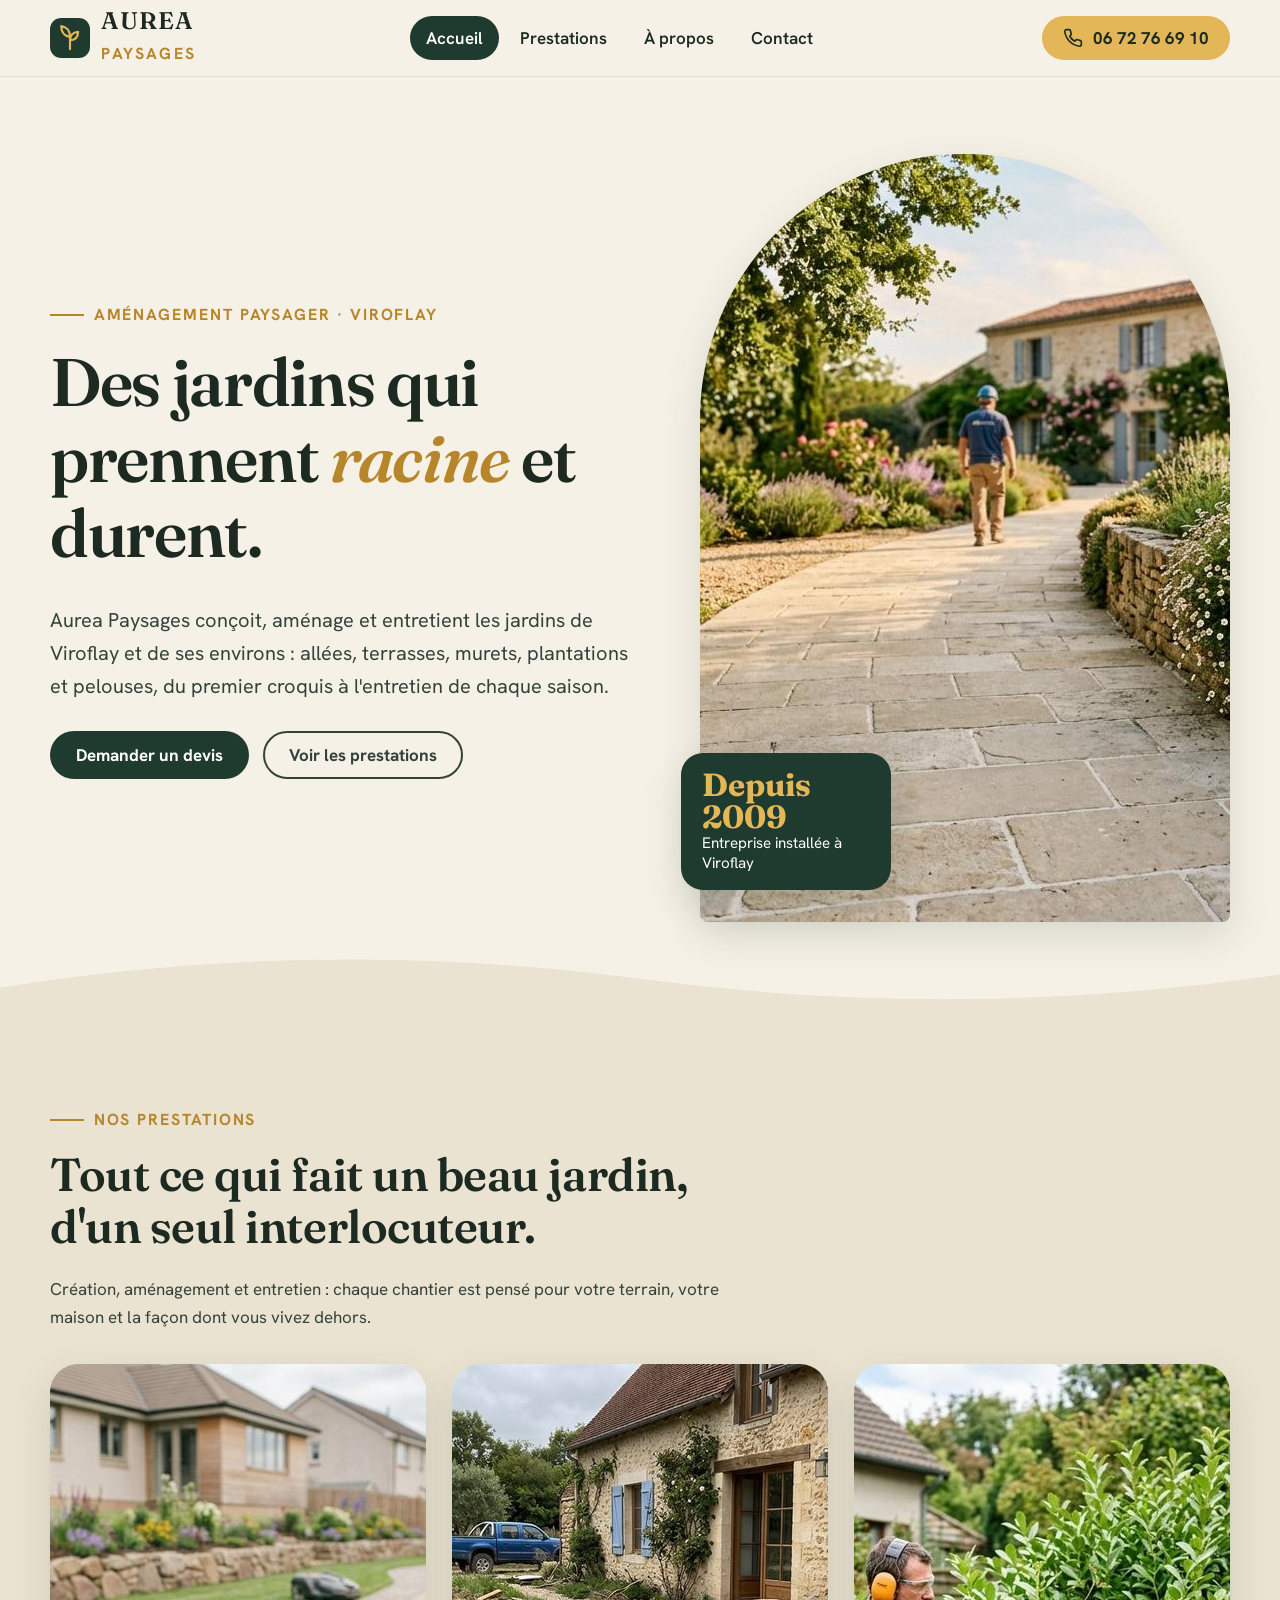
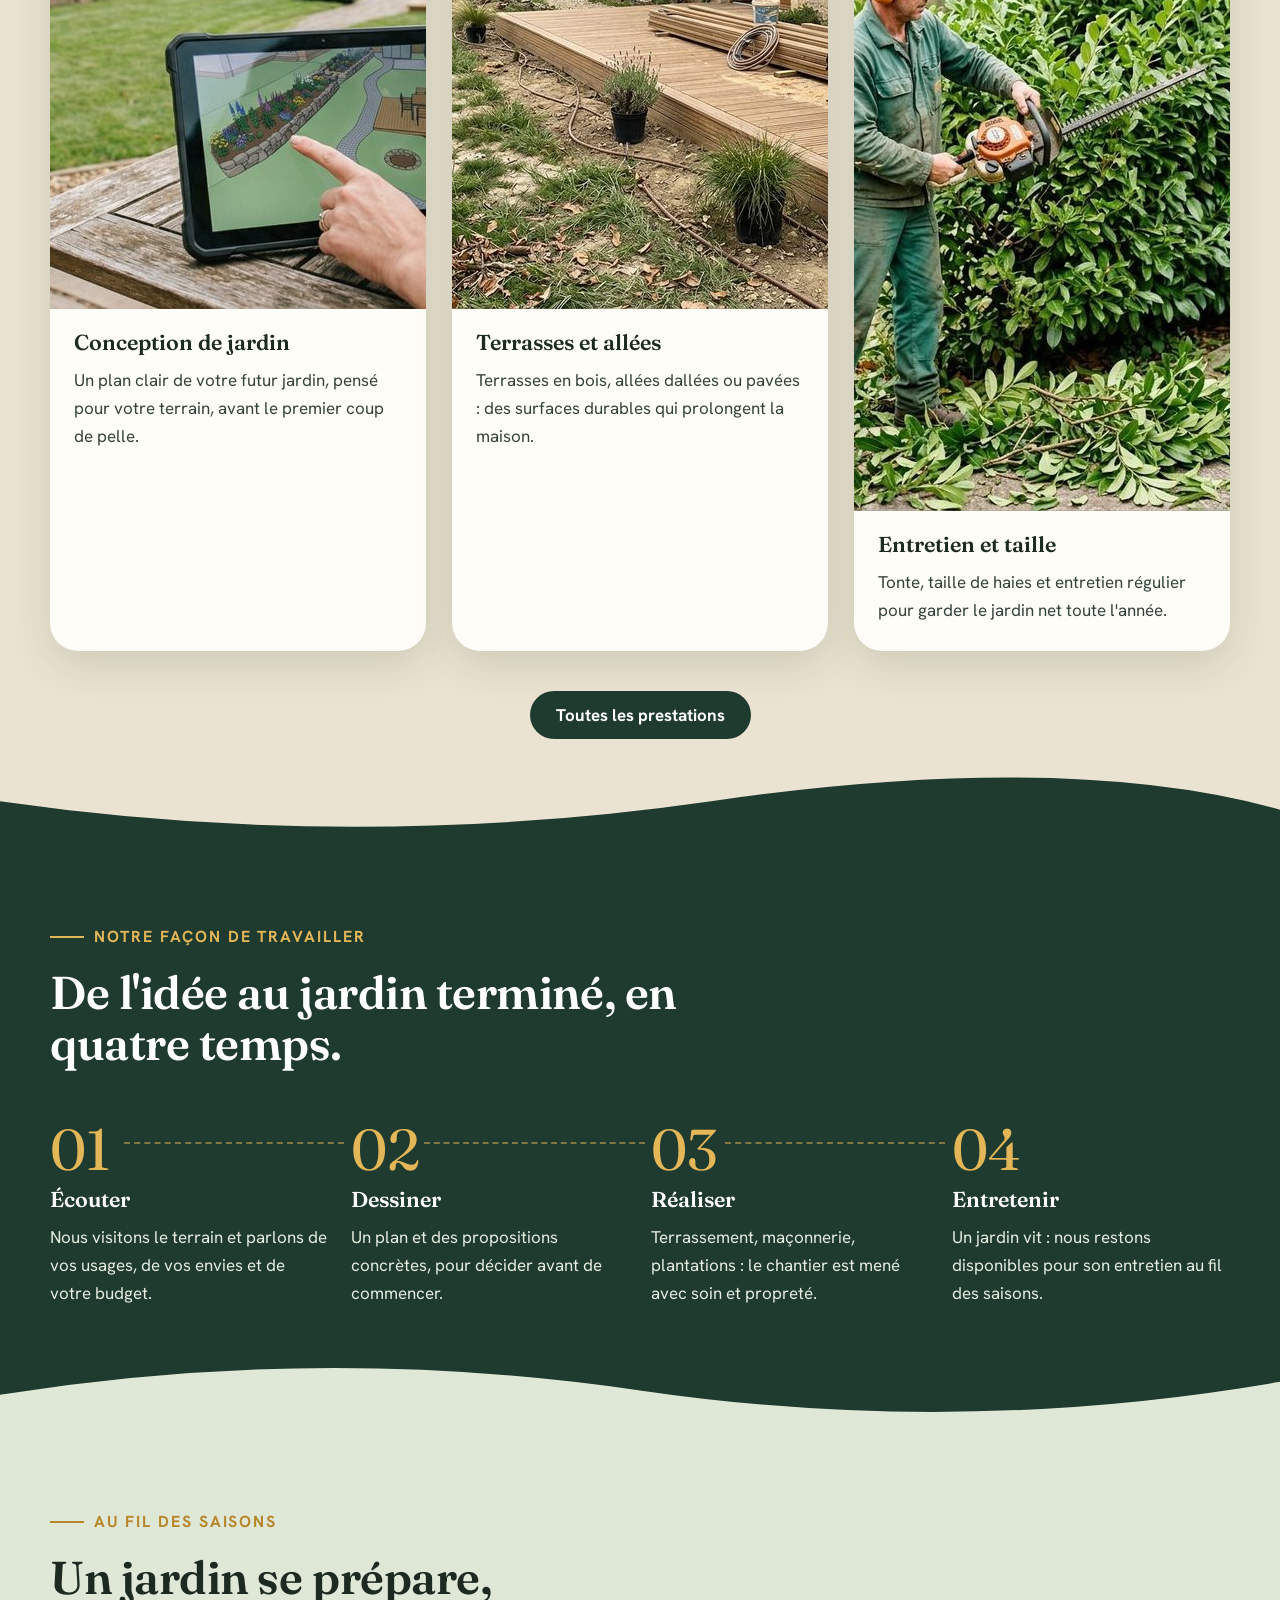
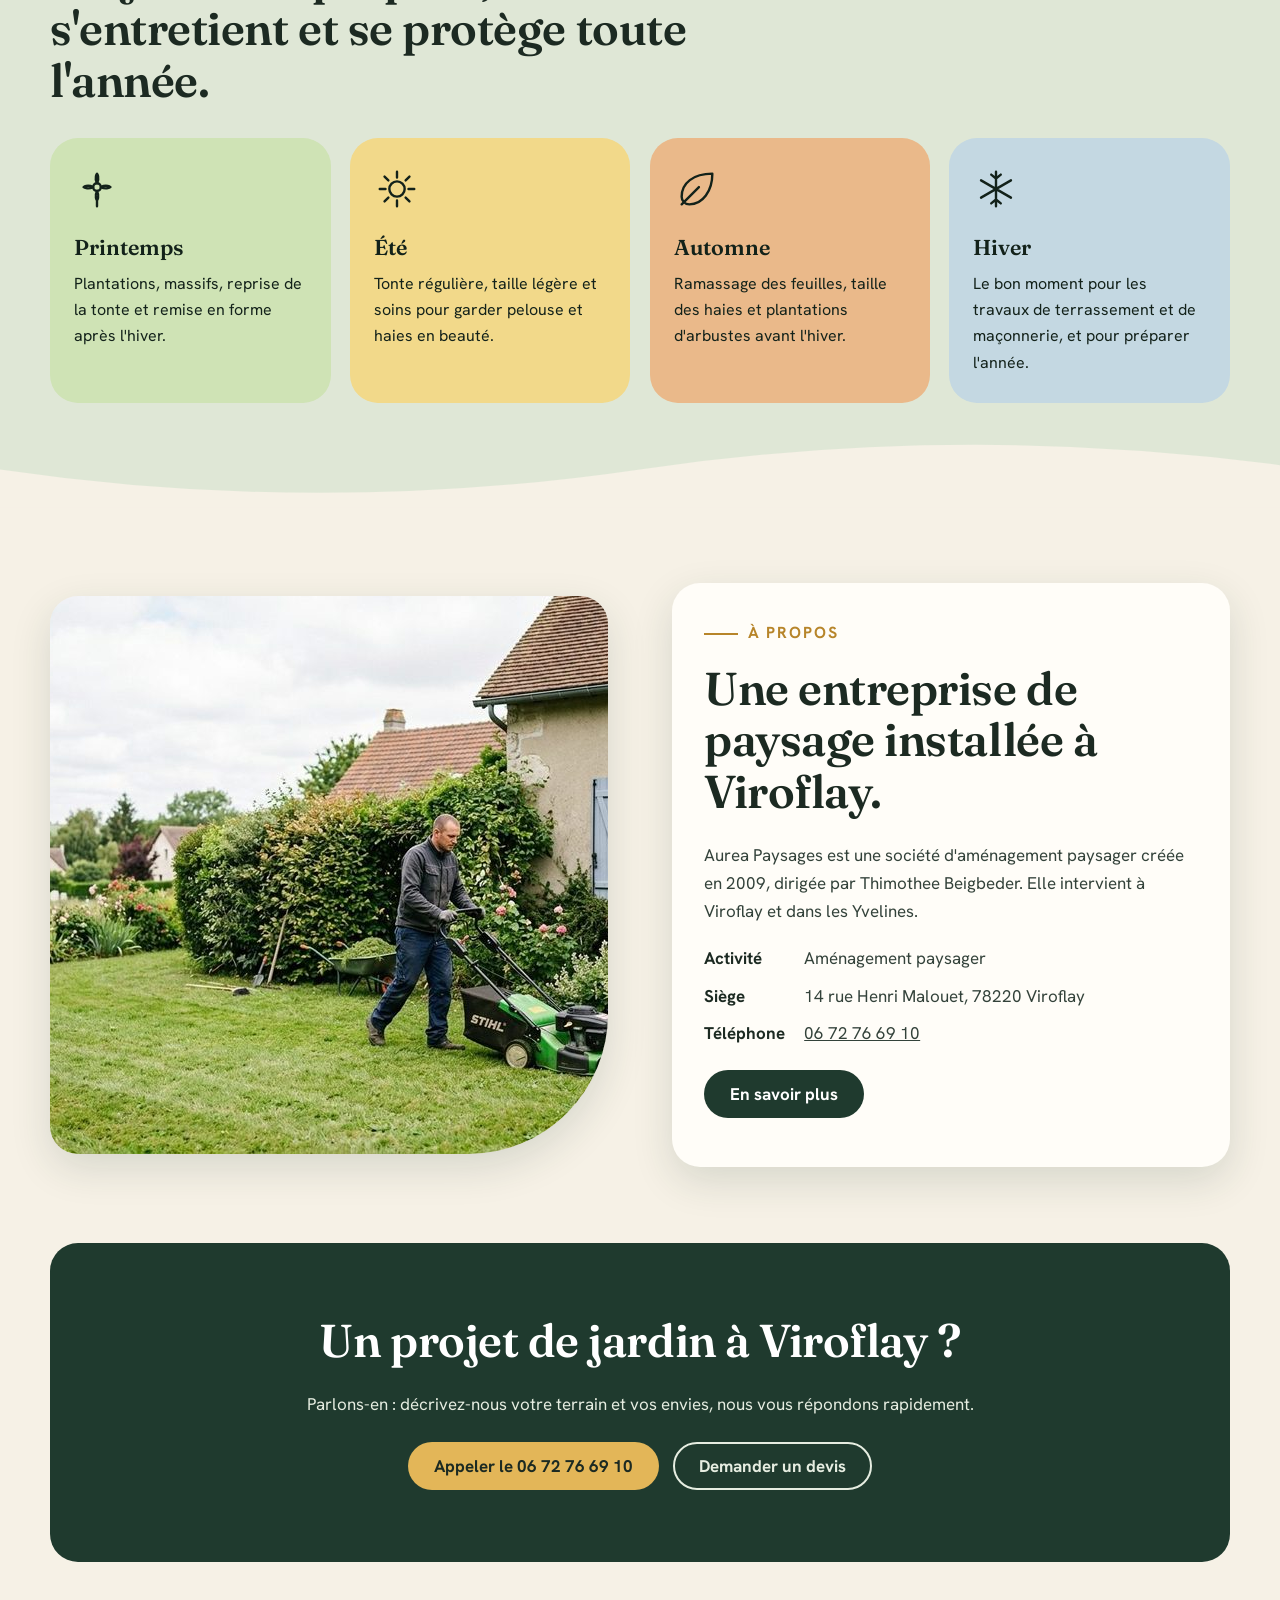
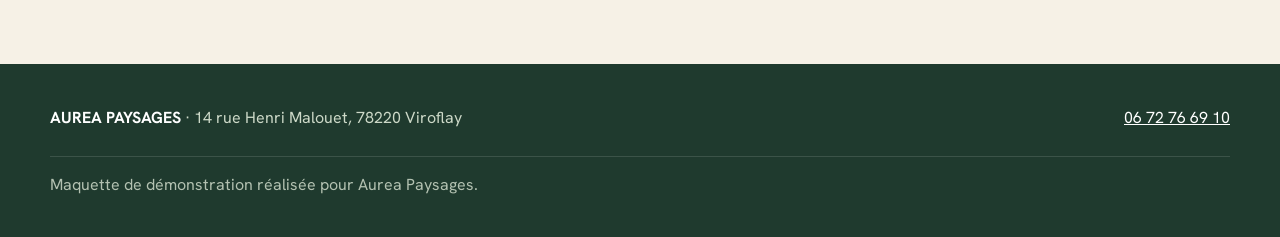
<file: index.html>
<!doctype html>
<html lang="fr">
<head>
<meta charset="utf-8">
<meta name="viewport" content="width=device-width,initial-scale=1">
<title>Aurea Paysages – Aménagement paysager à Viroflay (78)</title>
<meta name="description" content="Aurea Paysages, entreprise d'aménagement paysager à Viroflay : création de jardins, terrasses, allées, murets, plantations et entretien. Appelez le 06 72 76 69 10.">
<meta name="robots" content="noindex, nofollow">
<meta name="theme-color" content="#1f3a2e">
<link rel="icon" href="data:image/svg+xml,%3Csvg xmlns='http://www.w3.org/2000/svg' viewBox='0 0 64 64'%3E%3Crect width='64' height='64' rx='16' fill='%231f3a2e'/%3E%3Cpath d='M32 50V30M32 30C32 20 26 14 18 13c0 9 5 16 14 17zM32 36c0-8 5-13 13-14 0 8-4 13-13 14z' fill='none' stroke='%23e3b658' stroke-width='3.5' stroke-linecap='round' stroke-linejoin='round'/%3E%3C/svg%3E">
<link rel="preconnect" href="https://fonts.googleapis.com">
<link rel="preconnect" href="https://fonts.gstatic.com" crossorigin>
<link rel="stylesheet" href="https://fonts.googleapis.com/css2?family=Fraunces:ital,opsz,wght@0,9..144,500;0,9..144,600;1,9..144,500&family=Hanken+Grotesk:wght@400;600;700&display=swap">
<link rel="stylesheet" href="css/style.css">
</head>
<body>
<a class="skip sr" href="#contenu">Aller au contenu</a>
<header class="head">
  <div class="wrap">
    <a class="logo" href="https://webaunet.github.io/aurea-paysages/" aria-label="Aurea Paysages, accueil">
      <svg viewBox="0 0 64 64" aria-hidden="true"><rect width="64" height="64" rx="18" fill="#1f3a2e"/><path d="M32 50V30M32 30C32 20 26 14 18 13c0 9 5 16 14 17zM32 36c0-8 5-13 13-14 0 8-4 13-13 14z" fill="none" stroke="#e3b658" stroke-width="3.5" stroke-linecap="round" stroke-linejoin="round"/></svg>
      <span><b>AUREA</b><small>Paysages</small></span>
    </a>
    <nav class="nav" id="menu" aria-label="Navigation principale">
      <ul>
        <li><a href="index.html" aria-current="page">Accueil</a></li>
        <li><a href="prestations.html">Prestations</a></li>
        <li><a href="a-propos.html">À propos</a></li>
        <li><a href="contact.html">Contact</a></li>
      </ul>
    </nav>
    <div class="head-act">
      <a class="btn btn-or" href="tel:+33672766910"><svg viewBox="0 0 24 24" fill="none" stroke="currentColor" stroke-width="2" stroke-linecap="round" stroke-linejoin="round" aria-hidden="true"><path d="M22 16.9v3a2 2 0 0 1-2.2 2 19.8 19.8 0 0 1-8.6-3.1 19.5 19.5 0 0 1-6-6A19.8 19.8 0 0 1 2.1 4.2 2 2 0 0 1 4.1 2h3a2 2 0 0 1 2 1.7c.1 1 .4 1.9.7 2.8a2 2 0 0 1-.5 2.1L8.1 9.9a16 16 0 0 0 6 6l1.3-1.3a2 2 0 0 1 2.1-.4c.9.3 1.8.6 2.8.7a2 2 0 0 1 1.7 2z"/></svg><span class="t-long">06 72 76 69 10</span><span class="t-court">Appeler</span></a>
      <button class="burger" type="button" aria-expanded="false" aria-controls="menu" aria-label="Ouvrir le menu"><i></i><i></i><i></i></button>
    </div>
  </div>
</header>

<main id="contenu">
<section class="hero">
  <div class="wrap">
    <div>
      <p class="kicker">Aménagement paysager · Viroflay</p>
      <h1>Des jardins qui prennent <em>racine</em> et durent.</h1>
      <p class="lead">Aurea Paysages conçoit, aménage et entretient les jardins de Viroflay et de ses environs : allées, terrasses, murets, plantations et pelouses, du premier croquis à l'entretien de chaque saison.</p>
      <div class="actions">
        <a class="btn btn-vert" href="contact.html">Demander un devis</a>
        <a class="btn btn-ligne" href="prestations.html">Voir les prestations</a>
      </div>
    </div>
    <div class="arche">
      <img src="images/allee-paves-jardin.jpg" width="1408" height="768" alt="Allée dallée en pierre bordée d'un muret de pierres sèches et de massifs fleuris, devant une maison de caractère">
      <div class="sceau"><b>Depuis 2009</b>Entreprise installée à Viroflay</div>
    </div>
  </div>
  <svg class="courbe" style="color:var(--pierre);position:absolute;left:0;bottom:-1px" viewBox="0 0 1440 90" preserveAspectRatio="none" aria-hidden="true"><path fill="currentColor" d="M0 90V45Q360 -15 720 35T1440 30V90z"/></svg>
</section>

<section class="sec sec-pierre" id="prestations">
  <div class="wrap">
    <div class="tete">
      <p class="kicker">Nos prestations</p>
      <h2>Tout ce qui fait un beau jardin, d'un seul interlocuteur.</h2>
      <p>Création, aménagement et entretien : chaque chantier est pensé pour votre terrain, votre maison et la façon dont vous vivez dehors.</p>
    </div>
    <div class="cartes">
      <article class="carte"><img loading="lazy" src="images/conception-jardin.jpg" width="1000" height="545" alt="Conception d'un jardin sur tablette devant un massif et un muret de pierre"><div><h3>Conception de jardin</h3><p>Un plan clair de votre futur jardin, pensé pour votre terrain, avant le premier coup de pelle.</p></div></article>
            <article class="carte"><img loading="lazy" src="images/terrasse-bois.jpg" width="1000" height="545" alt="Pose d'une terrasse en bois devant une maison en pierre"><div><h3>Terrasses et allées</h3><p>Terrasses en bois, allées dallées ou pavées : des surfaces durables qui prolongent la maison.</p></div></article>
                  <article class="carte"><img loading="lazy" src="images/taille-haies.jpg" width="1000" height="747" alt="Taille d'une haie de laurier au taille-haie thermique"><div><h3>Entretien et taille</h3><p>Tonte, taille de haies et entretien régulier pour garder le jardin net toute l'année.</p></div></article>
    </div>
    <div class="plus"><a class="btn btn-vert" href="prestations.html">Toutes les prestations</a></div>
  </div>
  <svg class="courbe" style="color:var(--vert);position:absolute;left:0;bottom:-1px" viewBox="0 0 1440 90" preserveAspectRatio="none" aria-hidden="true"><path fill="currentColor" d="M0 40Q400 100 800 40T1440 50V90H0z"/></svg>
</section>

<section class="sec sec-vert" id="approche">
  <div class="wrap">
    <div class="tete">
      <p class="kicker">Notre façon de travailler</p>
      <h2>De l'idée au jardin terminé, en quatre temps.</h2>
    </div>
    <div class="etapes">
      <div class="etape"><h3>Écouter</h3><p>Nous visitons le terrain et parlons de vos usages, de vos envies et de votre budget.</p></div>
      <div class="etape"><h3>Dessiner</h3><p>Un plan et des propositions concrètes, pour décider avant de commencer.</p></div>
      <div class="etape"><h3>Réaliser</h3><p>Terrassement, maçonnerie, plantations : le chantier est mené avec soin et propreté.</p></div>
      <div class="etape"><h3>Entretenir</h3><p>Un jardin vit : nous restons disponibles pour son entretien au fil des saisons.</p></div>
    </div>
  </div>
  <svg class="courbe" style="color:var(--sauge);position:absolute;left:0;bottom:-1px" viewBox="0 0 1440 90" preserveAspectRatio="none" aria-hidden="true"><path fill="currentColor" d="M0 50Q360 -10 720 45T1440 35V90H0z"/></svg>
</section>

<section class="sec sec-sauge" id="saisons">
  <div class="wrap">
    <div class="tete">
      <p class="kicker">Au fil des saisons</p>
      <h2>Un jardin se prépare, s'entretient et se protège toute l'année.</h2>
    </div>
    <div class="saisons">
      <div class="saison s1">
        <svg viewBox="0 0 48 48" fill="none" stroke="#13221a" stroke-width="2.5" stroke-linecap="round" stroke-linejoin="round" aria-hidden="true"><circle cx="24" cy="22" r="4"/><path d="M24 18c-3-6 0-10 0-10s3 4 0 10zM24 26c3 6 0 10 0 10s-3-4 0-10zM20 22c-6-3-10 0-10 0s4 3 10 0zM28 22c6 3 10 0 10 0s-4-3-10 0zM24 36v6"/></svg>
        <h3>Printemps</h3><p>Plantations, massifs, reprise de la tonte et remise en forme après l'hiver.</p></div>
      <div class="saison s2">
        <svg viewBox="0 0 48 48" fill="none" stroke="#13221a" stroke-width="2.5" stroke-linecap="round" stroke-linejoin="round" aria-hidden="true"><circle cx="24" cy="24" r="8"/><path d="M24 6v6M24 36v6M6 24h6M36 24h6M11 11l4 4M33 33l4 4M37 11l-4 4M15 33l-4 4"/></svg>
        <h3>Été</h3><p>Tonte régulière, taille légère et soins pour garder pelouse et haies en beauté.</p></div>
      <div class="saison s3">
        <svg viewBox="0 0 48 48" fill="none" stroke="#13221a" stroke-width="2.5" stroke-linecap="round" stroke-linejoin="round" aria-hidden="true"><path d="M40 8C20 8 8 18 8 32c0 4 3 8 8 8 14 0 24-14 24-32zM8 40l18-18"/></svg>
        <h3>Automne</h3><p>Ramassage des feuilles, taille des haies et plantations d'arbustes avant l'hiver.</p></div>
      <div class="saison s4">
        <svg viewBox="0 0 48 48" fill="none" stroke="#13221a" stroke-width="2.5" stroke-linecap="round" stroke-linejoin="round" aria-hidden="true"><path d="M24 6v36M8.4 15l31.2 18M8.4 33l31.2-18M19 9l5 4 5-4M19 39l5-4 5 4"/></svg>
        <h3>Hiver</h3><p>Le bon moment pour les travaux de terrassement et de maçonnerie, et pour préparer l'année.</p></div>
    </div>
  </div>
  <svg class="courbe" style="color:var(--creme);position:absolute;left:0;bottom:-1px" viewBox="0 0 1440 90" preserveAspectRatio="none" aria-hidden="true"><path fill="currentColor" d="M0 45Q360 100 720 45T1440 40V90H0z"/></svg>
</section>

<section class="sec" id="apropos">
  <div class="wrap">
    <div class="apropos">
      <div class="photo"><img loading="lazy" src="images/tonte-pelouse.jpg" width="1000" height="558" alt="Jardinier tondant une pelouse bordée de massifs fleuris devant une maison"></div>
      <div class="fiche">
        <p class="kicker">À propos</p>
        <h2>Une entreprise de paysage installée à Viroflay.</h2>
        <p>Aurea Paysages est une société d'aménagement paysager créée en 2009, dirigée par Thimothee Beigbeder. Elle intervient à Viroflay et dans les Yvelines.</p>
        <dl>
          <dt>Activité</dt><dd>Aménagement paysager</dd>
          <dt>Siège</dt><dd>14 rue Henri Malouet, 78220 Viroflay</dd>
          <dt>Téléphone</dt><dd><a href="tel:+33672766910">06 72 76 69 10</a></dd>
        </dl>
        <p style="margin-top:1.4rem"><a class="btn btn-vert" href="a-propos.html">En savoir plus</a></p>
      </div>
    </div>
    <div class="cta">
      <h2>Un projet de jardin à Viroflay ?</h2>
      <p>Parlons-en : décrivez-nous votre terrain et vos envies, nous vous répondons rapidement.</p>
      <div class="actions">
        <a class="btn btn-or" href="tel:+33672766910">Appeler le 06 72 76 69 10</a>
        <a class="btn btn-ligne" href="contact.html">Demander un devis</a>
      </div>
    </div>
  </div>
</section>
</main>

<footer class="foot">
  <div class="wrap">
    <span><strong style="color:#fff">AUREA PAYSAGES</strong> · 14 rue Henri Malouet, 78220 Viroflay</span>
    <span><a class="fl" href="tel:+33672766910">06 72 76 69 10</a></span>
    <p class="petit">Maquette de démonstration réalisée pour Aurea Paysages.</p>
  </div>
</footer>
<script src="js/main.js"></script>
</body>
</html>
</file>
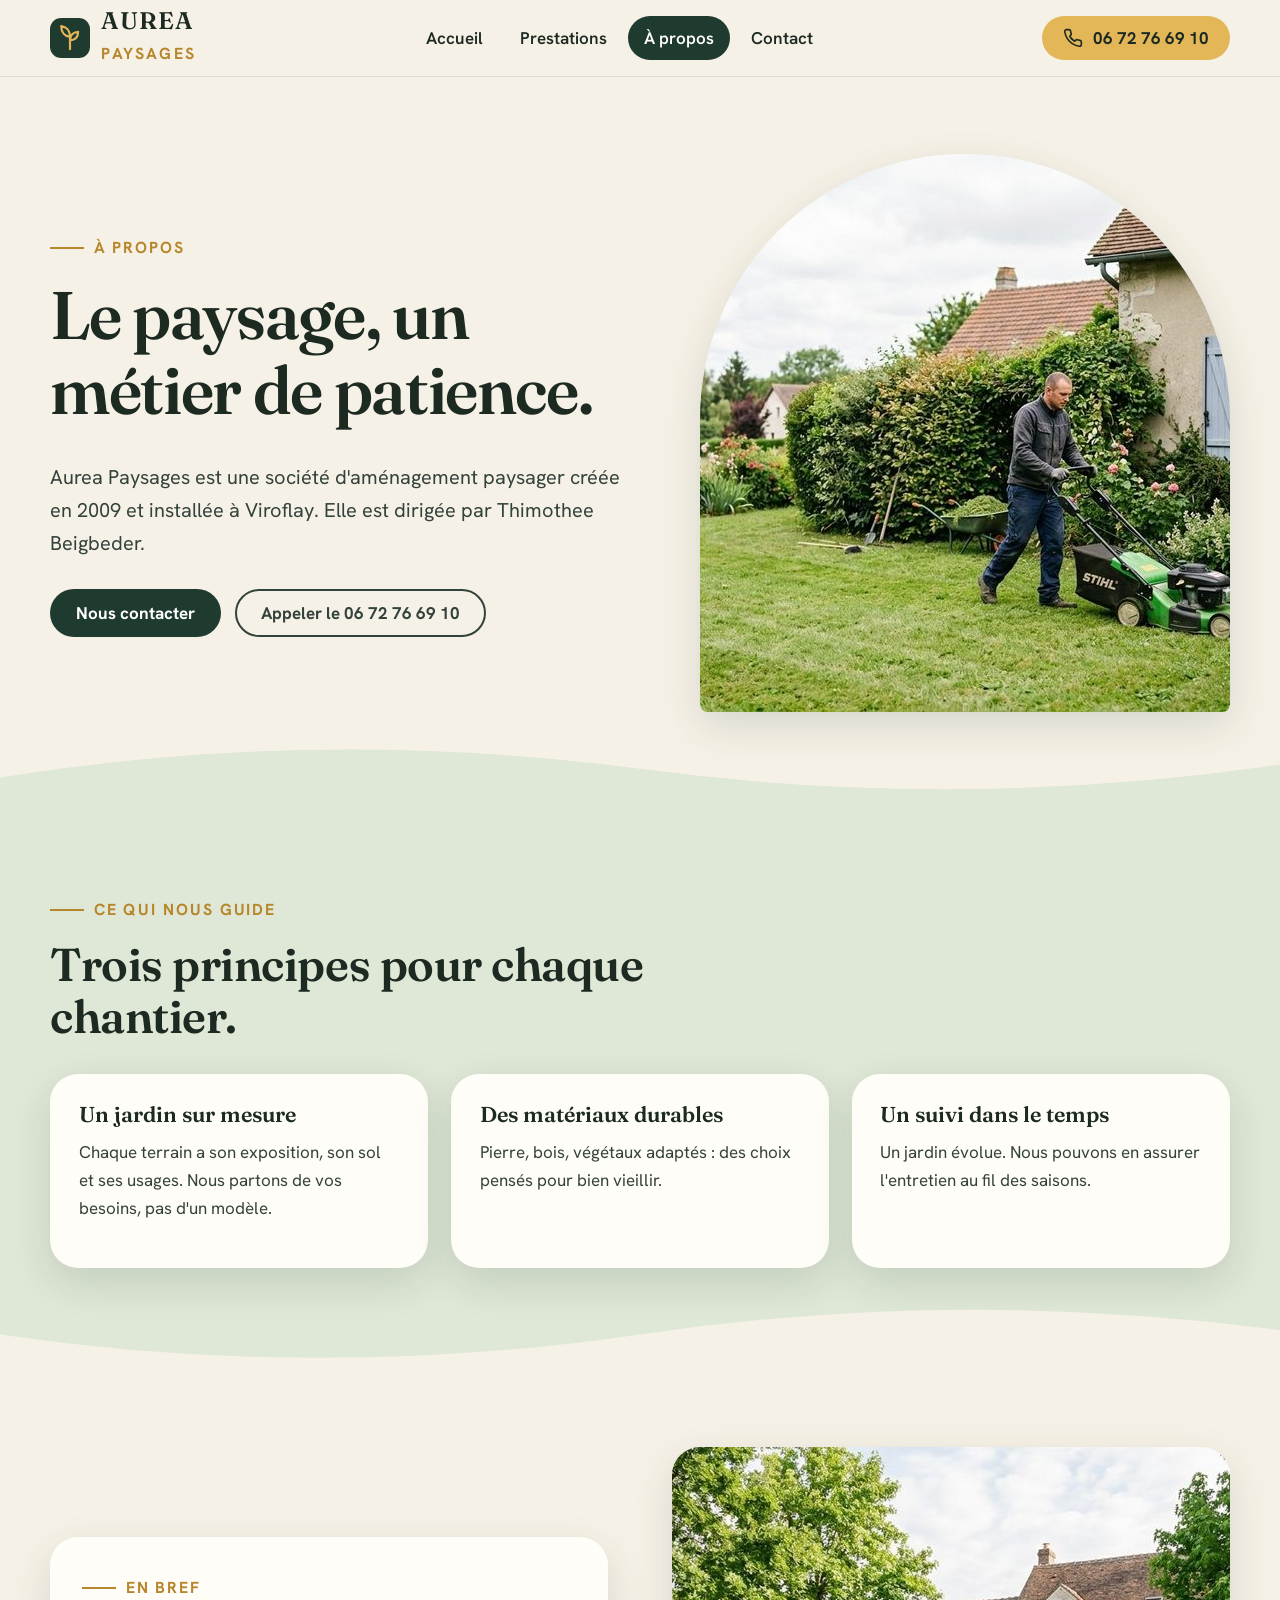
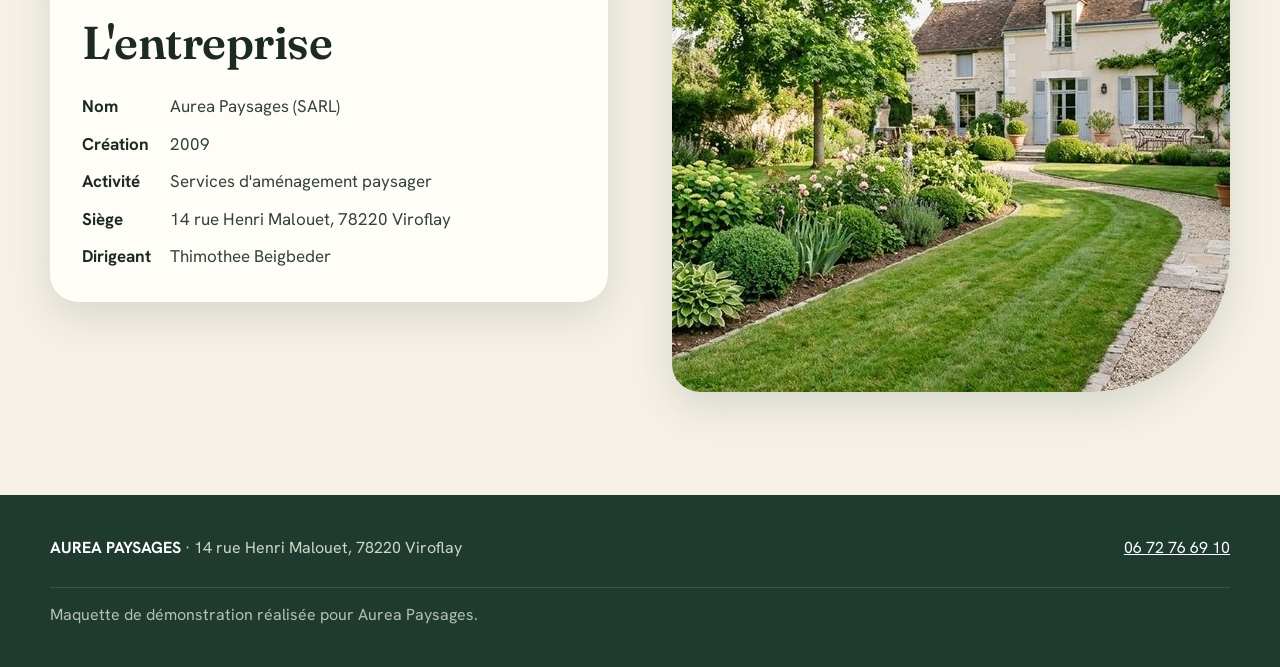
<file: a-propos.html>
<!doctype html>
<html lang="fr">
<head>
<meta charset="utf-8">
<meta name="viewport" content="width=device-width,initial-scale=1">
<title>À propos – Aurea Paysages, paysagiste à Viroflay</title>
<meta name="description" content="Aurea Paysages, société d'aménagement paysager créée en 2009 et installée à Viroflay, dans les Yvelines.">
<meta name="robots" content="noindex, nofollow">
<meta name="theme-color" content="#1f3a2e">
<link rel="icon" href="data:image/svg+xml,%3Csvg xmlns='http://www.w3.org/2000/svg' viewBox='0 0 64 64'%3E%3Crect width='64' height='64' rx='16' fill='%231f3a2e'/%3E%3Cpath d='M32 50V30M32 30C32 20 26 14 18 13c0 9 5 16 14 17zM32 36c0-8 5-13 13-14 0 8-4 13-13 14z' fill='none' stroke='%23e3b658' stroke-width='3.5' stroke-linecap='round' stroke-linejoin='round'/%3E%3C/svg%3E">
<link rel="preconnect" href="https://fonts.googleapis.com">
<link rel="preconnect" href="https://fonts.gstatic.com" crossorigin>
<link rel="stylesheet" href="https://fonts.googleapis.com/css2?family=Fraunces:ital,opsz,wght@0,9..144,500;0,9..144,600;1,9..144,500&family=Hanken+Grotesk:wght@400;600;700&display=swap">
<link rel="stylesheet" href="css/style.css">
</head>
<body>
<a class="skip sr" href="#contenu">Aller au contenu</a>
<header class="head">
  <div class="wrap">
    <a class="logo" href="https://webaunet.github.io/aurea-paysages/" aria-label="Aurea Paysages, accueil">
      <svg viewBox="0 0 64 64" aria-hidden="true"><rect width="64" height="64" rx="18" fill="#1f3a2e"/><path d="M32 50V30M32 30C32 20 26 14 18 13c0 9 5 16 14 17zM32 36c0-8 5-13 13-14 0 8-4 13-13 14z" fill="none" stroke="#e3b658" stroke-width="3.5" stroke-linecap="round" stroke-linejoin="round"/></svg>
      <span><b>AUREA</b><small>Paysages</small></span>
    </a>
    <nav class="nav" id="menu" aria-label="Navigation principale">
      <ul>
        <li><a href="index.html">Accueil</a></li>
        <li><a href="prestations.html">Prestations</a></li>
        <li><a href="a-propos.html" aria-current="page">À propos</a></li>
        <li><a href="contact.html">Contact</a></li>
      </ul>
    </nav>
    <div class="head-act">
      <a class="btn btn-or" href="tel:+33672766910"><svg viewBox="0 0 24 24" fill="none" stroke="currentColor" stroke-width="2" stroke-linecap="round" stroke-linejoin="round" aria-hidden="true"><path d="M22 16.9v3a2 2 0 0 1-2.2 2 19.8 19.8 0 0 1-8.6-3.1 19.5 19.5 0 0 1-6-6A19.8 19.8 0 0 1 2.1 4.2 2 2 0 0 1 4.1 2h3a2 2 0 0 1 2 1.7c.1 1 .4 1.9.7 2.8a2 2 0 0 1-.5 2.1L8.1 9.9a16 16 0 0 0 6 6l1.3-1.3a2 2 0 0 1 2.1-.4c.9.3 1.8.6 2.8.7a2 2 0 0 1 1.7 2z"/></svg><span class="t-long">06 72 76 69 10</span><span class="t-court">Appeler</span></a>
      <button class="burger" type="button" aria-expanded="false" aria-controls="menu" aria-label="Ouvrir le menu"><i></i><i></i><i></i></button>
    </div>
  </div>
</header>

<main id="contenu">
<section class="hero">
  <div class="wrap">
    <div><p class="kicker">À propos</p><h1>Le paysage, un métier de patience.</h1>
    <p class="lead">Aurea Paysages est une société d'aménagement paysager créée en 2009 et installée à Viroflay. Elle est dirigée par Thimothee Beigbeder.</p>
    <div class="actions"><a class="btn btn-vert" href="contact.html">Nous contacter</a><a class="btn btn-ligne" href="tel:+33672766910">Appeler le 06 72 76 69 10</a></div></div>
    <div class="arche"><img src="images/tonte-pelouse.jpg" width="1000" height="558" alt="Jardinier tondant une pelouse bordée de massifs devant une maison" style="object-position:55% center"></div>
  </div>
  <svg class="courbe" style="color:var(--sauge);position:absolute;left:0;bottom:-1px" viewBox="0 0 1440 90" preserveAspectRatio="none" aria-hidden="true"><path fill="currentColor" d="M0 90V45Q360 -15 720 35T1440 30V90z"/></svg>
</section>
<section class="sec sec-sauge">
  <div class="wrap">
    <div class="tete"><p class="kicker">Ce qui nous guide</p><h2>Trois principes pour chaque chantier.</h2></div>
    <div class="trois">
      <div class="bloc"><h3>Un jardin sur mesure</h3><p>Chaque terrain a son exposition, son sol et ses usages. Nous partons de vos besoins, pas d'un modèle.</p></div>
      <div class="bloc"><h3>Des matériaux durables</h3><p>Pierre, bois, végétaux adaptés : des choix pensés pour bien vieillir.</p></div>
      <div class="bloc"><h3>Un suivi dans le temps</h3><p>Un jardin évolue. Nous pouvons en assurer l'entretien au fil des saisons.</p></div>
    </div>
  </div>
  <svg class="courbe" style="color:var(--creme);position:absolute;left:0;bottom:-1px" viewBox="0 0 1440 90" preserveAspectRatio="none" aria-hidden="true"><path fill="currentColor" d="M0 45Q360 100 720 45T1440 40V90H0z"/></svg>
</section>
<section class="sec">
  <div class="wrap"><div class="apropos">
    <div class="fiche"><p class="kicker">En bref</p><h2>L'entreprise</h2>
    <dl><dt>Nom</dt><dd>Aurea Paysages (SARL)</dd><dt>Création</dt><dd>2009</dd><dt>Activité</dt><dd>Services d'aménagement paysager</dd><dt>Siège</dt><dd>14 rue Henri Malouet, 78220 Viroflay</dd><dt>Dirigeant</dt><dd>Thimothee Beigbeder</dd></dl></div>
    <div class="photo"><img loading="lazy" src="images/entretien-jardin.jpg" width="1000" height="545" alt="Jardin entretenu avec pelouse, massifs et allée de gravier devant une maison"></div>
  </div></div>
</section>
</main>

<footer class="foot">
  <div class="wrap">
    <span><strong style="color:#fff">AUREA PAYSAGES</strong> · 14 rue Henri Malouet, 78220 Viroflay</span>
    <span><a class="fl" href="tel:+33672766910">06 72 76 69 10</a></span>
    <p class="petit">Maquette de démonstration réalisée pour Aurea Paysages.</p>
  </div>
</footer>
<script src="js/main.js"></script>
</body>
</html>
</file>
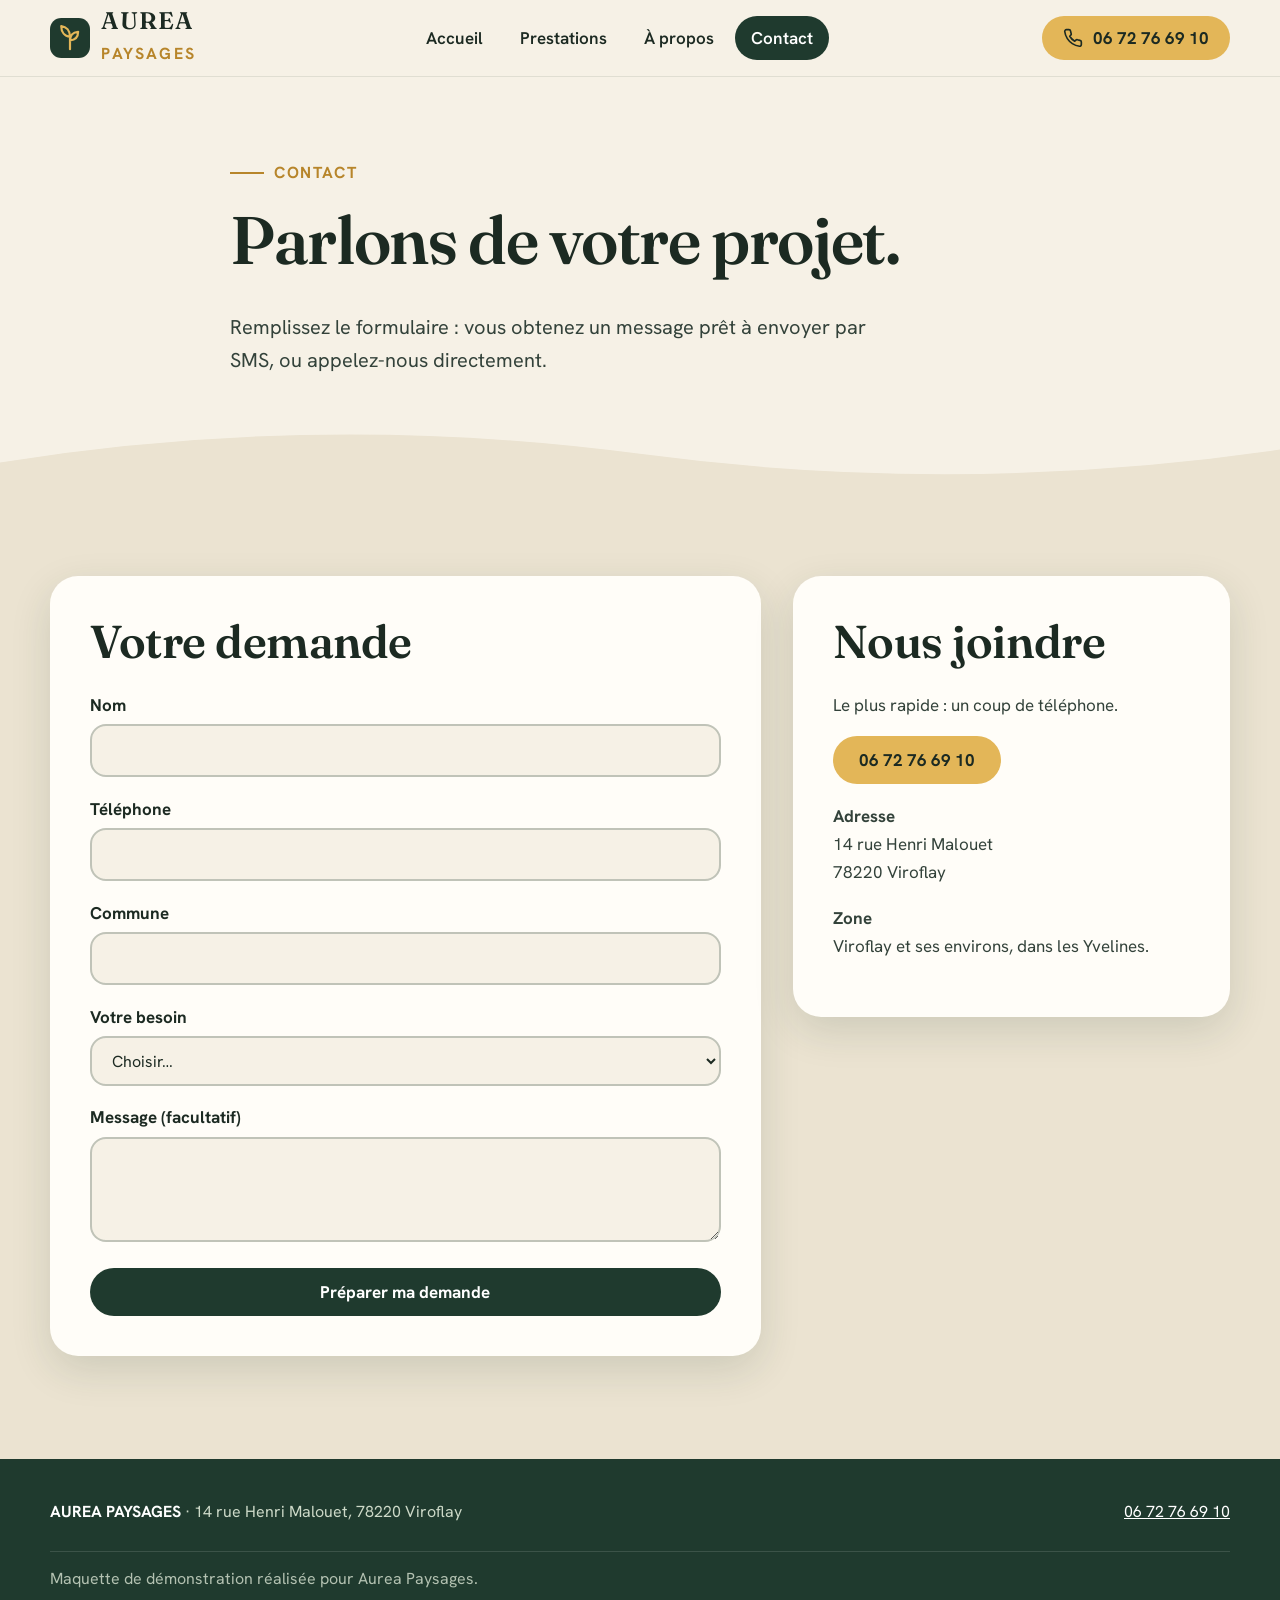
<file: contact.html>
<!doctype html>
<html lang="fr">
<head>
<meta charset="utf-8">
<meta name="viewport" content="width=device-width,initial-scale=1">
<title>Contact – Aurea Paysages, paysagiste à Viroflay</title>
<meta name="description" content="Contactez Aurea Paysages à Viroflay : formulaire de demande, téléphone 06 72 76 69 10.">
<meta name="robots" content="noindex, nofollow">
<meta name="theme-color" content="#1f3a2e">
<link rel="icon" href="data:image/svg+xml,%3Csvg xmlns='http://www.w3.org/2000/svg' viewBox='0 0 64 64'%3E%3Crect width='64' height='64' rx='16' fill='%231f3a2e'/%3E%3Cpath d='M32 50V30M32 30C32 20 26 14 18 13c0 9 5 16 14 17zM32 36c0-8 5-13 13-14 0 8-4 13-13 14z' fill='none' stroke='%23e3b658' stroke-width='3.5' stroke-linecap='round' stroke-linejoin='round'/%3E%3C/svg%3E">
<link rel="preconnect" href="https://fonts.googleapis.com">
<link rel="preconnect" href="https://fonts.gstatic.com" crossorigin>
<link rel="stylesheet" href="https://fonts.googleapis.com/css2?family=Fraunces:ital,opsz,wght@0,9..144,500;0,9..144,600;1,9..144,500&family=Hanken+Grotesk:wght@400;600;700&display=swap">
<link rel="stylesheet" href="css/style.css">
</head>
<body>
<a class="skip sr" href="#contenu">Aller au contenu</a>
<header class="head">
  <div class="wrap">
    <a class="logo" href="https://webaunet.github.io/aurea-paysages/" aria-label="Aurea Paysages, accueil">
      <svg viewBox="0 0 64 64" aria-hidden="true"><rect width="64" height="64" rx="18" fill="#1f3a2e"/><path d="M32 50V30M32 30C32 20 26 14 18 13c0 9 5 16 14 17zM32 36c0-8 5-13 13-14 0 8-4 13-13 14z" fill="none" stroke="#e3b658" stroke-width="3.5" stroke-linecap="round" stroke-linejoin="round"/></svg>
      <span><b>AUREA</b><small>Paysages</small></span>
    </a>
    <nav class="nav" id="menu" aria-label="Navigation principale">
      <ul>
        <li><a href="index.html">Accueil</a></li>
        <li><a href="prestations.html">Prestations</a></li>
        <li><a href="a-propos.html">À propos</a></li>
        <li><a href="contact.html" aria-current="page">Contact</a></li>
      </ul>
    </nav>
    <div class="head-act">
      <a class="btn btn-or" href="tel:+33672766910"><svg viewBox="0 0 24 24" fill="none" stroke="currentColor" stroke-width="2" stroke-linecap="round" stroke-linejoin="round" aria-hidden="true"><path d="M22 16.9v3a2 2 0 0 1-2.2 2 19.8 19.8 0 0 1-8.6-3.1 19.5 19.5 0 0 1-6-6A19.8 19.8 0 0 1 2.1 4.2 2 2 0 0 1 4.1 2h3a2 2 0 0 1 2 1.7c.1 1 .4 1.9.7 2.8a2 2 0 0 1-.5 2.1L8.1 9.9a16 16 0 0 0 6 6l1.3-1.3a2 2 0 0 1 2.1-.4c.9.3 1.8.6 2.8.7a2 2 0 0 1 1.7 2z"/></svg><span class="t-long">06 72 76 69 10</span><span class="t-court">Appeler</span></a>
      <button class="burger" type="button" aria-expanded="false" aria-controls="menu" aria-label="Ouvrir le menu"><i></i><i></i><i></i></button>
    </div>
  </div>
</header>

<main id="contenu">
<section class="hero ch">
  <div class="wrap one">
    <div><p class="kicker">Contact</p><h1>Parlons de votre projet.</h1>
    <p class="lead">Remplissez le formulaire : vous obtenez un message prêt à envoyer par SMS, ou appelez-nous directement.</p></div>
  </div>
  <svg class="courbe" style="color:var(--pierre);position:absolute;left:0;bottom:-1px" viewBox="0 0 1440 90" preserveAspectRatio="none" aria-hidden="true"><path fill="currentColor" d="M0 90V45Q360 -15 720 35T1440 30V90z"/></svg>
</section>
<section class="sec sec-pierre">
  <div class="wrap contact">
    <form id="form" class="formcarte" novalidate>
      <h2>Votre demande</h2>
      <div class="champ"><label for="nom">Nom</label><input id="nom" name="nom" type="text" autocomplete="name" required aria-describedby="e-nom"><p class="err" id="e-nom" role="alert"></p></div>
      <div class="champ"><label for="tel">Téléphone</label><input id="tel" name="tel" type="tel" autocomplete="tel" inputmode="tel" required aria-describedby="e-tel"><p class="err" id="e-tel" role="alert"></p></div>
      <div class="champ"><label for="commune">Commune</label><input id="commune" name="commune" type="text" autocomplete="address-level2" required aria-describedby="e-commune"><p class="err" id="e-commune" role="alert"></p></div>
      <div class="champ"><label for="besoin">Votre besoin</label><select id="besoin" name="besoin" required aria-describedby="e-besoin"><option value="">Choisir…</option><option>Création de jardin</option><option>Terrasse ou allée</option><option>Muret ou maçonnerie paysagère</option><option>Plantations</option><option>Entretien et taille</option><option>Autre demande</option></select><p class="err" id="e-besoin" role="alert"></p></div>
      <div class="champ"><label for="msg">Message (facultatif)</label><textarea id="msg" name="msg" rows="3"></textarea></div>
      <button class="btn btn-vert plein" type="submit">Préparer ma demande</button>
      <div id="recap" class="recap" hidden tabindex="-1">
        <h3>Demande prête à envoyer</h3>
        <p id="recap-txt"></p>
        <div class="actions"><a class="btn btn-vert" id="sms" href="#">Envoyer par SMS</a><button class="btn btn-ligne" id="copier" type="button">Copier</button><a class="btn btn-ligne" href="tel:+33672766910">Appeler</a></div>
        <p id="copie" role="status"></p>
      </div>
    </form>
    <aside class="coord">
      <h2>Nous joindre</h2>
      <p>Le plus rapide : un coup de téléphone.</p>
      <p><a class="btn btn-or" href="tel:+33672766910">06 72 76 69 10</a></p>
      <p><strong>Adresse</strong><br>14 rue Henri Malouet<br>78220 Viroflay</p>
      <p><strong>Zone</strong><br>Viroflay et ses environs, dans les Yvelines.</p>
    </aside>
  </div>
</section>
</main>

<footer class="foot">
  <div class="wrap">
    <span><strong style="color:#fff">AUREA PAYSAGES</strong> · 14 rue Henri Malouet, 78220 Viroflay</span>
    <span><a class="fl" href="tel:+33672766910">06 72 76 69 10</a></span>
    <p class="petit">Maquette de démonstration réalisée pour Aurea Paysages.</p>
  </div>
</footer>
<script src="js/main.js"></script>
</body>
</html>
</file>
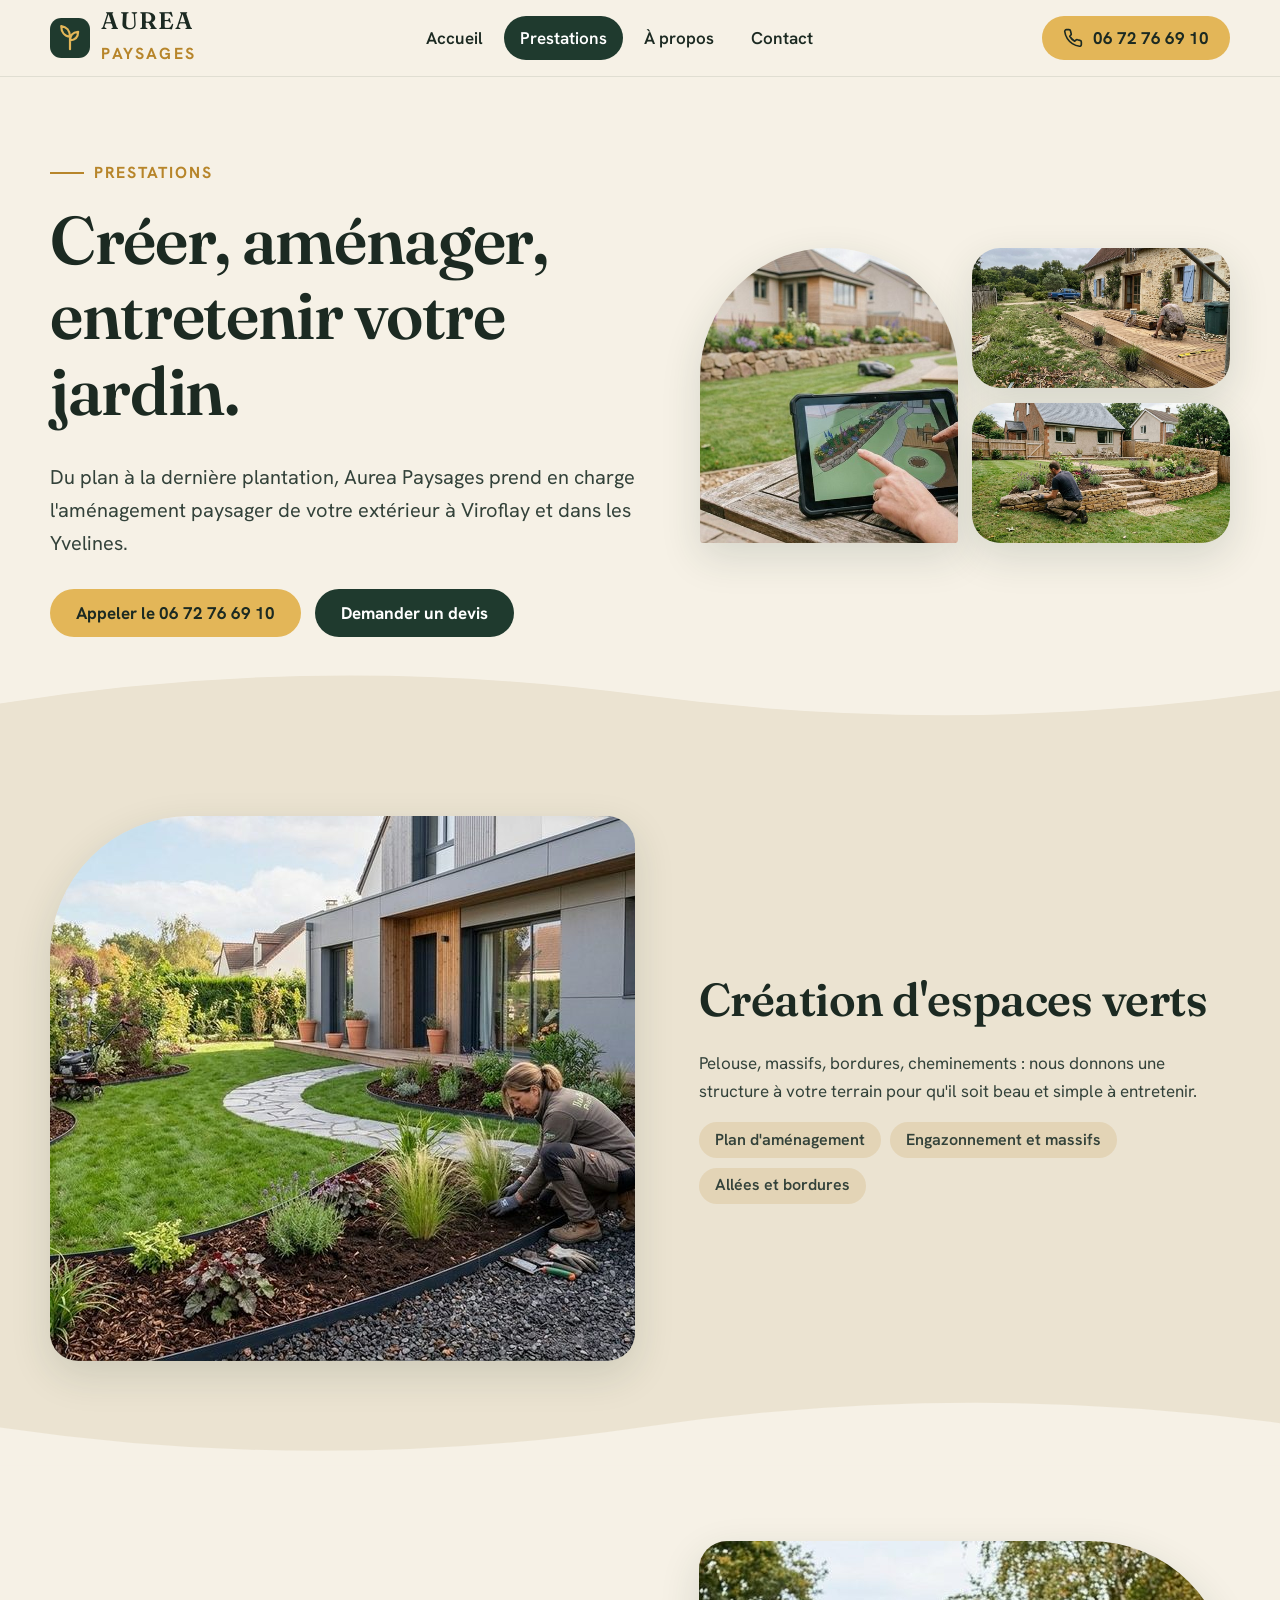
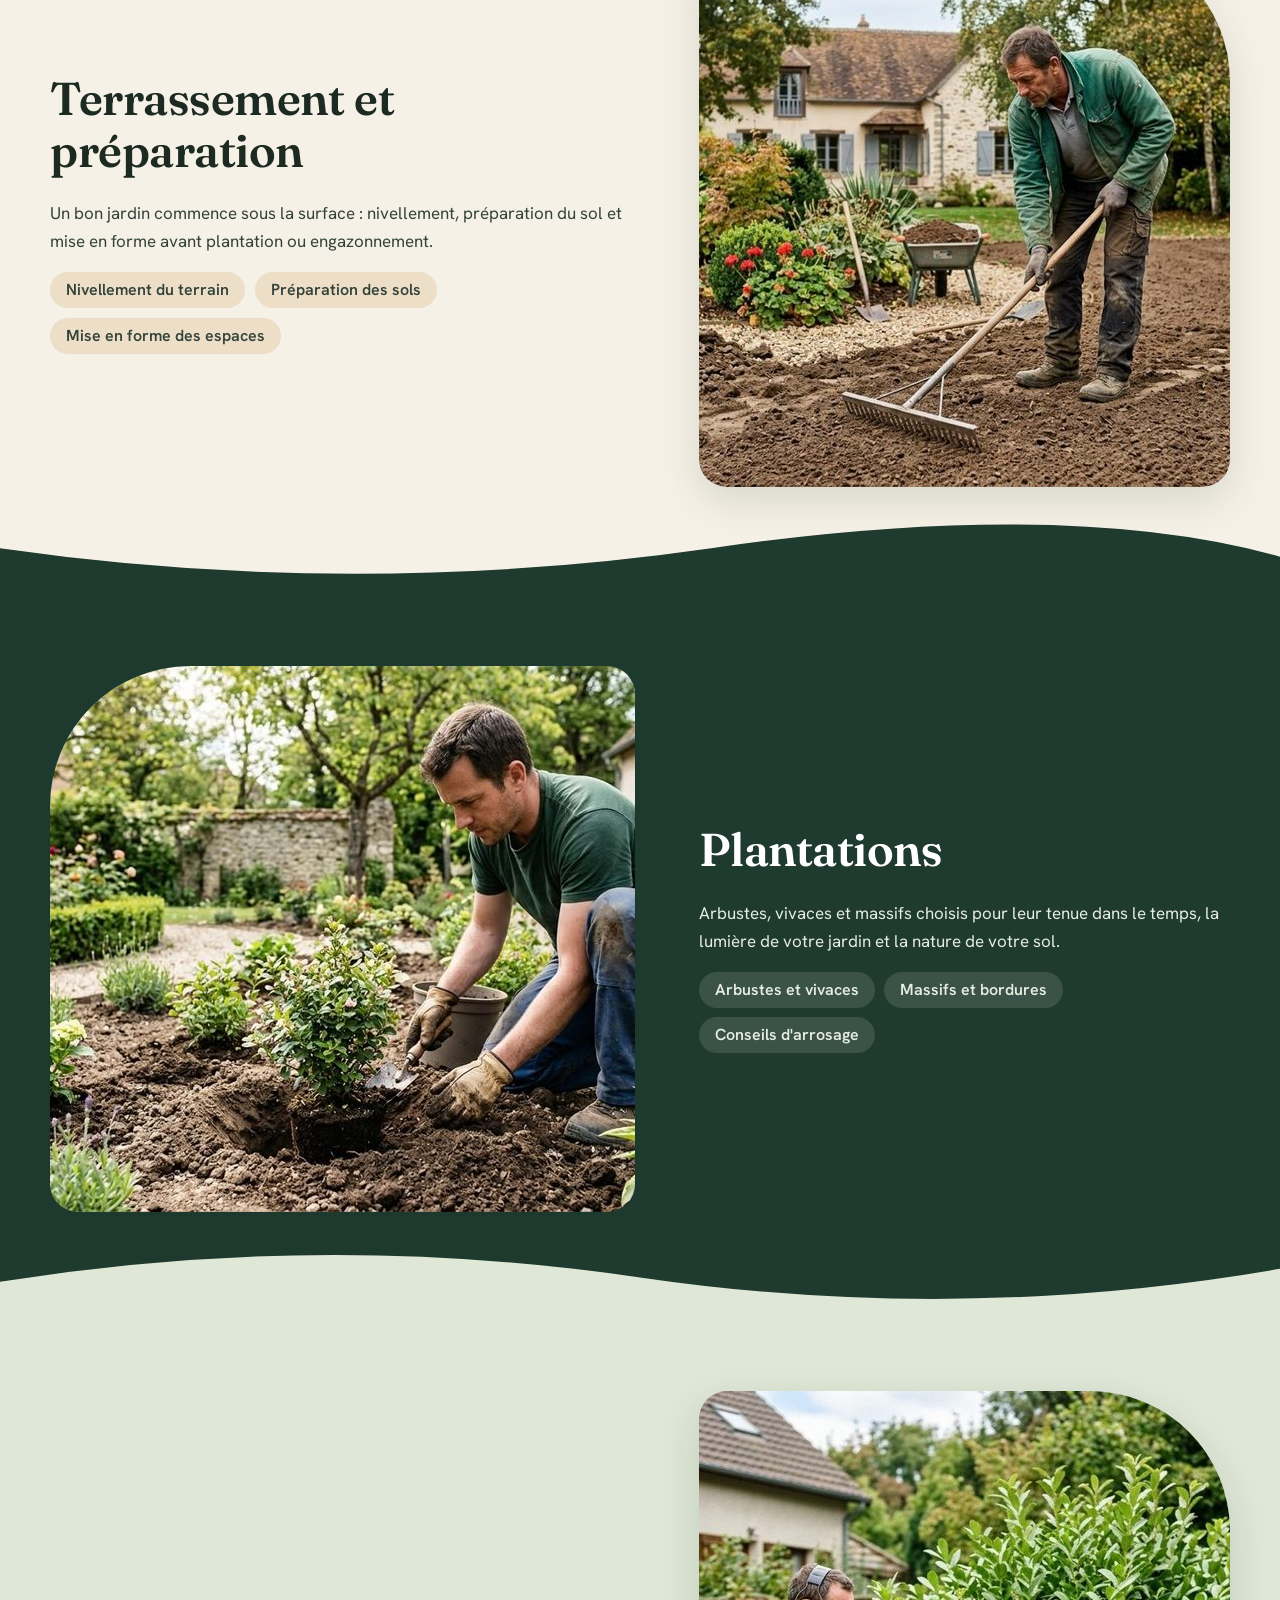
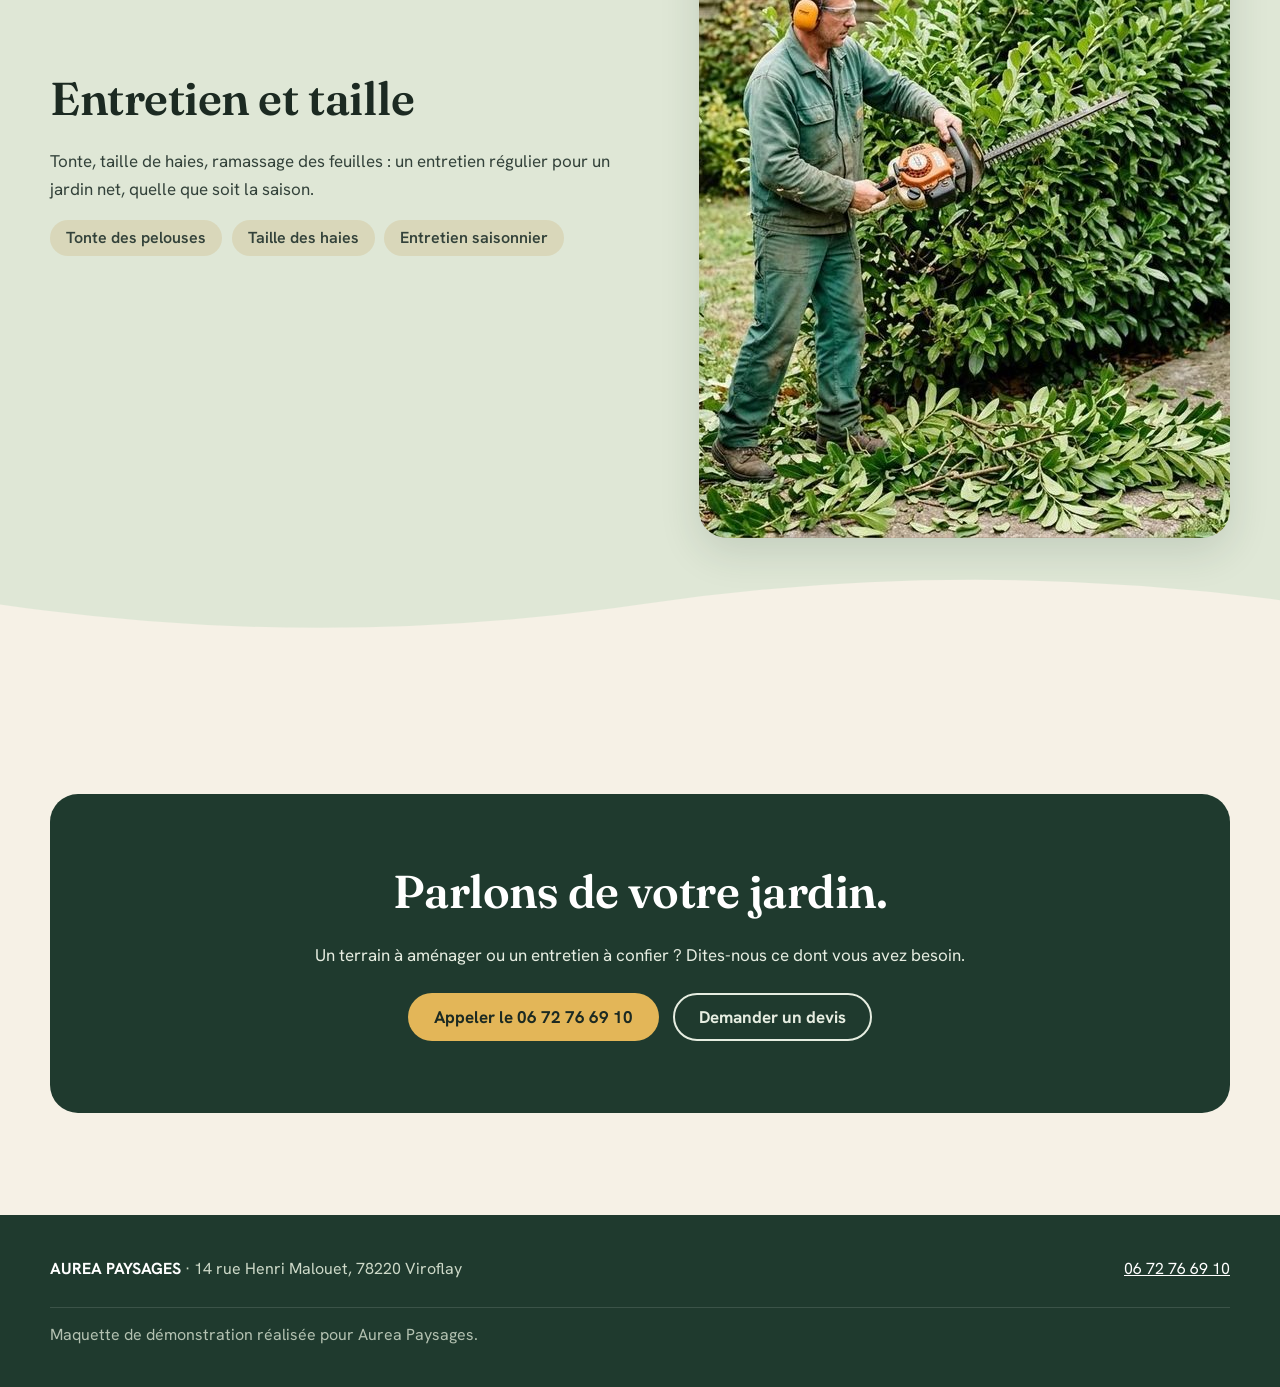
<file: prestations.html>
<!doctype html>
<html lang="fr">
<head>
<meta charset="utf-8">
<meta name="viewport" content="width=device-width,initial-scale=1">
<title>Prestations – Aurea Paysages, aménagement paysager à Viroflay</title>
<meta name="description" content="Création de jardins, terrassement, plantations, terrasses, murets et entretien : les prestations d'Aurea Paysages à Viroflay.">
<meta name="robots" content="noindex, nofollow">
<meta name="theme-color" content="#1f3a2e">
<link rel="icon" href="data:image/svg+xml,%3Csvg xmlns='http://www.w3.org/2000/svg' viewBox='0 0 64 64'%3E%3Crect width='64' height='64' rx='16' fill='%231f3a2e'/%3E%3Cpath d='M32 50V30M32 30C32 20 26 14 18 13c0 9 5 16 14 17zM32 36c0-8 5-13 13-14 0 8-4 13-13 14z' fill='none' stroke='%23e3b658' stroke-width='3.5' stroke-linecap='round' stroke-linejoin='round'/%3E%3C/svg%3E">
<link rel="preconnect" href="https://fonts.googleapis.com">
<link rel="preconnect" href="https://fonts.gstatic.com" crossorigin>
<link rel="stylesheet" href="https://fonts.googleapis.com/css2?family=Fraunces:ital,opsz,wght@0,9..144,500;0,9..144,600;1,9..144,500&family=Hanken+Grotesk:wght@400;600;700&display=swap">
<link rel="stylesheet" href="css/style.css">
</head>
<body>
<a class="skip sr" href="#contenu">Aller au contenu</a>
<header class="head">
  <div class="wrap">
    <a class="logo" href="https://webaunet.github.io/aurea-paysages/" aria-label="Aurea Paysages, accueil">
      <svg viewBox="0 0 64 64" aria-hidden="true"><rect width="64" height="64" rx="18" fill="#1f3a2e"/><path d="M32 50V30M32 30C32 20 26 14 18 13c0 9 5 16 14 17zM32 36c0-8 5-13 13-14 0 8-4 13-13 14z" fill="none" stroke="#e3b658" stroke-width="3.5" stroke-linecap="round" stroke-linejoin="round"/></svg>
      <span><b>AUREA</b><small>Paysages</small></span>
    </a>
    <nav class="nav" id="menu" aria-label="Navigation principale">
      <ul>
        <li><a href="index.html">Accueil</a></li>
        <li><a href="prestations.html" aria-current="page">Prestations</a></li>
        <li><a href="a-propos.html">À propos</a></li>
        <li><a href="contact.html">Contact</a></li>
      </ul>
    </nav>
    <div class="head-act">
      <a class="btn btn-or" href="tel:+33672766910"><svg viewBox="0 0 24 24" fill="none" stroke="currentColor" stroke-width="2" stroke-linecap="round" stroke-linejoin="round" aria-hidden="true"><path d="M22 16.9v3a2 2 0 0 1-2.2 2 19.8 19.8 0 0 1-8.6-3.1 19.5 19.5 0 0 1-6-6A19.8 19.8 0 0 1 2.1 4.2 2 2 0 0 1 4.1 2h3a2 2 0 0 1 2 1.7c.1 1 .4 1.9.7 2.8a2 2 0 0 1-.5 2.1L8.1 9.9a16 16 0 0 0 6 6l1.3-1.3a2 2 0 0 1 2.1-.4c.9.3 1.8.6 2.8.7a2 2 0 0 1 1.7 2z"/></svg><span class="t-long">06 72 76 69 10</span><span class="t-court">Appeler</span></a>
      <button class="burger" type="button" aria-expanded="false" aria-controls="menu" aria-label="Ouvrir le menu"><i></i><i></i><i></i></button>
    </div>
  </div>
</header>

<main id="contenu">
<section class="hero ph">
  <div class="wrap">
    <div>
      <p class="kicker">Prestations</p>
      <h1>Créer, aménager, entretenir votre jardin.</h1>
      <p class="lead">Du plan à la dernière plantation, Aurea Paysages prend en charge l'aménagement paysager de votre extérieur à Viroflay et dans les Yvelines.</p>
      <div class="actions"><a class="btn btn-or" href="tel:+33672766910">Appeler le 06 72 76 69 10</a><a class="btn btn-vert" href="contact.html">Demander un devis</a></div>
    </div>
    <div class="mosaique">
      <img src="images/conception-jardin.jpg" width="1000" height="545" alt="Plan de jardin consulté sur tablette devant un massif et un muret de pierre">
      <img src="images/terrasse-bois.jpg" width="1000" height="545" alt="Pose d'une terrasse en bois devant une maison en pierre">
      <img src="images/muret-pierre.jpg" width="1000" height="545" alt="Muret et escalier en pierre dans un jardin en pente">
    </div>
  </div>
  <svg class="courbe" style="color:var(--pierre);position:absolute;left:0;bottom:-1px" viewBox="0 0 1440 90" preserveAspectRatio="none" aria-hidden="true"><path fill="currentColor" d="M0 90V45Q360 -15 720 35T1440 30V90z"/></svg>
</section>
<section class="sec sec-pierre">
  <div class="wrap">
<div class="ligne"><img loading="lazy" src="images/creation-espace-vert.jpg" width="1000" height="545" alt="Jardin neuf avec pelouse, allée courbe et massifs plantés"><div><h2>Création d'espaces verts</h2><p>Pelouse, massifs, bordures, cheminements : nous donnons une structure à votre terrain pour qu'il soit beau et simple à entretenir.</p><ul class="puces"><li>Plan d'aménagement</li><li>Engazonnement et massifs</li><li>Allées et bordures</li></ul></div></div>
  </div>
  <svg class="courbe" style="color:var(--creme);position:absolute;left:0;bottom:-1px" viewBox="0 0 1440 90" preserveAspectRatio="none" aria-hidden="true"><path fill="currentColor" d="M0 45Q360 100 720 45T1440 40V90H0z"/></svg>
</section>
<section class="sec">
  <div class="wrap">
<div class="ligne rev"><img loading="lazy" src="images/nivellement.jpg" width="1000" height="546" alt="Jardinier ratissant la terre avant l'engazonnement"><div><h2>Terrassement et préparation</h2><p>Un bon jardin commence sous la surface : nivellement, préparation du sol et mise en forme avant plantation ou engazonnement.</p><ul class="puces"><li>Nivellement du terrain</li><li>Préparation des sols</li><li>Mise en forme des espaces</li></ul></div></div>
  </div>
  <svg class="courbe" style="color:var(--vert);position:absolute;left:0;bottom:-1px" viewBox="0 0 1440 90" preserveAspectRatio="none" aria-hidden="true"><path fill="currentColor" d="M0 40Q400 100 800 40T1440 50V90H0z"/></svg>
</section>
<section class="sec sec-vert">
  <div class="wrap">
<div class="ligne"><img loading="lazy" src="images/plantation.jpg" width="1000" height="546" alt="Plantation d'un arbuste dans un massif"><div><h2>Plantations</h2><p>Arbustes, vivaces et massifs choisis pour leur tenue dans le temps, la lumière de votre jardin et la nature de votre sol.</p><ul class="puces"><li>Arbustes et vivaces</li><li>Massifs et bordures</li><li>Conseils d'arrosage</li></ul></div></div>
  </div>
  <svg class="courbe" style="color:var(--sauge);position:absolute;left:0;bottom:-1px" viewBox="0 0 1440 90" preserveAspectRatio="none" aria-hidden="true"><path fill="currentColor" d="M0 50Q360 -10 720 45T1440 35V90H0z"/></svg>
</section>
<section class="sec sec-sauge">
  <div class="wrap">
<div class="ligne rev"><img loading="lazy" src="images/taille-haies.jpg" width="1000" height="747" alt="Taille d'une haie de laurier au taille-haie"><div><h2>Entretien et taille</h2><p>Tonte, taille de haies, ramassage des feuilles : un entretien régulier pour un jardin net, quelle que soit la saison.</p><ul class="puces"><li>Tonte des pelouses</li><li>Taille des haies</li><li>Entretien saisonnier</li></ul></div></div>
  </div>
  <svg class="courbe" style="color:var(--creme);position:absolute;left:0;bottom:-1px" viewBox="0 0 1440 90" preserveAspectRatio="none" aria-hidden="true"><path fill="currentColor" d="M0 45Q360 100 720 45T1440 40V90H0z"/></svg>
</section>
<section class="sec">
  <div class="wrap"><div class="cta"><h2>Parlons de votre jardin.</h2><p>Un terrain à aménager ou un entretien à confier ? Dites-nous ce dont vous avez besoin.</p><div class="actions"><a class="btn btn-or" href="tel:+33672766910">Appeler le 06 72 76 69 10</a><a class="btn btn-ligne" href="contact.html">Demander un devis</a></div></div></div>
</section>
</main>

<footer class="foot">
  <div class="wrap">
    <span><strong style="color:#fff">AUREA PAYSAGES</strong> · 14 rue Henri Malouet, 78220 Viroflay</span>
    <span><a class="fl" href="tel:+33672766910">06 72 76 69 10</a></span>
    <p class="petit">Maquette de démonstration réalisée pour Aurea Paysages.</p>
  </div>
</footer>
<script src="js/main.js"></script>
</body>
</html>
</file>
<file: css/style.css>
:root{
  --vert:#1f3a2e;--vert2:#2d5240;--sauge:#dfe7d6;--creme:#f6f1e6;--pierre:#ebe3d1;
  --or:#b7852a;--or-clair:#e3b658;--encre:#1c2a22;--texte:#33423a;--blanc:#fffdf8;
  --r:28px;--ombre:0 14px 40px rgba(31,58,46,.14);--h-head:76px;
  --serif:'Fraunces',Georgia,serif;--sans:'Hanken Grotesk',system-ui,sans-serif;
}
@media(prefers-color-scheme:dark){
  :root{--creme:#16221b;--pierre:#1c2b22;--sauge:#22362b;--blanc:#1b2a21;--encre:#f1ede2;--texte:#d4dccf;--ombre:0 14px 40px rgba(0,0,0,.4);--or:#e3b658}
}
*{box-sizing:border-box}
html{scroll-behavior:smooth;scroll-padding-top:calc(var(--h-head) + 12px)}
body{margin:0;font-family:var(--sans);font-size:1.0625rem;line-height:1.65;color:var(--texte);background:var(--creme)}
img{max-width:100%;display:block}
h1,h2,h3{font-family:var(--serif);color:var(--encre);line-height:1.12;margin:0 0 .5em;font-weight:600}
h1{font-size:clamp(2.4rem,5.4vw,4.2rem);letter-spacing:-.02em}
h2{font-size:clamp(1.9rem,3.6vw,2.9rem);letter-spacing:-.01em}
h3{font-size:1.35rem}
p{margin:0 0 1em}
a{color:inherit}
:focus-visible{outline:3px solid var(--or-clair);outline-offset:3px;border-radius:6px}
.wrap{width:min(1180px,100% - 40px);margin-inline:auto}
.kicker{display:inline-flex;align-items:center;gap:.6rem;font-weight:700;font-size:1rem;letter-spacing:.12em;text-transform:uppercase;color:var(--or);margin-bottom:1rem}
.kicker::before{content:"";width:34px;height:2px;background:currentColor}
.sr{position:absolute;left:-9999px}
.skip:focus{left:12px;top:12px;z-index:100;background:#fff;color:#000;padding:.6rem 1rem;border-radius:8px}

/* header */
.head{position:sticky;top:0;z-index:50;background:rgba(246,241,230,.94);backdrop-filter:blur(10px);border-bottom:1px solid rgba(31,58,46,.1)}
@media(prefers-color-scheme:dark){.head{background:rgba(22,34,27,.94)}}
.head .wrap{display:flex;align-items:center;justify-content:space-between;gap:1rem;min-height:var(--h-head)}
.logo{display:flex;align-items:center;gap:.7rem;text-decoration:none}
.logo svg{width:40px;height:40px;flex:none}
.logo b{font-family:var(--serif);font-size:1.5rem;font-weight:600;letter-spacing:.04em;color:var(--encre);line-height:1}
.logo small{display:block;font-size:1rem;letter-spacing:.16em;text-transform:uppercase;color:var(--or);font-weight:700;margin-top:.25rem}
.nav ul{display:flex;gap:.3rem;list-style:none;margin:0;padding:0}
.nav a{display:flex;align-items:center;min-height:44px;padding:0 1rem;border-radius:99px;text-decoration:none;font-weight:600;color:var(--encre)}
.nav a:hover{background:var(--sauge)}
.nav a[aria-current=page]{background:var(--vert);color:#fff}
.btn{display:inline-flex;align-items:center;justify-content:center;gap:.6rem;min-height:48px;padding:0 1.5rem;border-radius:99px;font-weight:700;text-decoration:none;border:2px solid transparent;cursor:pointer;font:inherit;font-weight:700;transition:transform .2s,background .2s}
.btn:hover{transform:translateY(-2px)}
.btn svg{width:20px;height:20px;flex:none}
.btn-or{background:var(--or-clair);color:#1c2a22}
.btn-or:hover{background:#f0c772}
.btn-vert{background:var(--vert);color:#fff}
.btn-vert:hover{background:var(--vert2)}
.btn-ligne{border-color:currentColor;color:inherit;background:transparent}
.head-act{display:flex;align-items:center;gap:.6rem}
.head .btn{min-height:44px;padding:0 1.2rem}
.burger{display:none;width:44px;height:44px;border:0;border-radius:50%;background:var(--sauge);cursor:pointer;align-items:center;justify-content:center;flex-direction:column;gap:5px}
.burger i{display:block;width:20px;height:2px;background:var(--encre);transition:.25s}
.burger[aria-expanded=true] i:nth-child(1){transform:translateY(7px) rotate(45deg)}
.burger[aria-expanded=true] i:nth-child(2){opacity:0}
.burger[aria-expanded=true] i:nth-child(3){transform:translateY(-7px) rotate(-45deg)}
@media(max-width:980px){
  .burger{display:flex}
  .nav{position:absolute;left:0;right:0;top:100%;background:var(--creme);border-bottom:1px solid rgba(31,58,46,.12);box-shadow:var(--ombre);display:none;padding:.8rem 20px 1.2rem}
  .nav.open{display:block}
  .nav ul{flex-direction:column}
  .nav a{padding:0 1.2rem}
  .head .btn .t-long{display:none}
}
@media(min-width:981px){.head .btn .t-court{display:none}}

/* hero */
.hero{position:relative;overflow:hidden;background:var(--creme);padding:clamp(2.5rem,6vw,5rem) 0 clamp(4.5rem,8vw,7rem)}
.hero .wrap{display:grid;grid-template-columns:1.05fr .95fr;gap:clamp(2rem,5vw,5rem);align-items:center}
.hero p.lead{font-size:1.25rem;max-width:34em}
.hero .actions{display:flex;flex-wrap:wrap;gap:.9rem;margin-top:1.8rem}
.hero em{font-style:italic;color:var(--or)}
.arche{position:relative}
.arche img{border-radius:999px 999px 28px 28px;aspect-ratio:4/5;object-fit:cover;object-position:30% center;width:100%;box-shadow:var(--ombre)}
.arche::before{content:"";position:absolute;inset:-14px -14px auto auto;width:62%;aspect-ratio:1;border:2px solid var(--or-clair);border-radius:999px 999px 0 0;z-index:-1;transform:translate(14px,-14px)}
.sceau{position:absolute;left:-1.2rem;bottom:2rem;background:var(--vert);color:#fff;border-radius:22px;padding:1rem 1.3rem;box-shadow:var(--ombre);max-width:210px;font-size:.95rem;line-height:1.35}
.sceau b{display:block;font-family:var(--serif);font-size:2rem;color:var(--or-clair);line-height:1}
.courbe{display:block;width:100%;height:clamp(40px,6vw,90px);margin-bottom:-1px}
@media(max-width:860px){.hero .wrap{grid-template-columns:1fr}.arche{max-width:480px;margin:0 auto}.sceau{left:.5rem}}

/* sections */
section{position:relative}
.sec{padding:clamp(3rem,6vw,5rem) 0 clamp(4.5rem,8vw,6.5rem)}
.sec-pierre{background:var(--pierre)}
.sec-vert{background:var(--vert);color:#e6ede1}
.sec-vert h2,.sec-vert h3{color:#fff}
.sec-vert .kicker{color:var(--or-clair)}
.sec-sauge{background:var(--sauge)}
.tete{max-width:42rem;margin-bottom:2rem}

/* prestations */
.cartes{display:grid;grid-template-columns:repeat(3,1fr);gap:1.6rem}
.carte{background:var(--blanc);border-radius:var(--r);overflow:hidden;box-shadow:var(--ombre);display:flex;flex-direction:column;transition:transform .25s}
.carte:hover{transform:translateY(-5px)}
.carte img{aspect-ratio:16/10;object-fit:cover;width:100%}
.carte div{padding:1.4rem 1.5rem 1.7rem}
.carte p{margin:0}
@media(max-width:980px){.cartes{grid-template-columns:repeat(2,1fr)}}
@media(max-width:620px){.cartes{grid-template-columns:1fr}}
.plus{margin-top:2.5rem;display:flex;justify-content:center}

/* approche */
.etapes{display:grid;grid-template-columns:repeat(4,1fr);gap:1.4rem;counter-reset:e;position:relative}
.etape{position:relative;padding-top:1.2rem}
.etape::before{counter-increment:e;content:"0" counter(e);font-family:var(--serif);font-size:3.6rem;color:var(--or-clair);line-height:1;display:block;margin-bottom:.6rem}
.etape::after{content:"";position:absolute;top:2.5rem;left:4.6rem;right:-1rem;border-top:2px dashed rgba(227,182,88,.5)}
.etape:last-child::after{display:none}
@media(max-width:980px){.etapes{grid-template-columns:repeat(2,1fr)}.etape::after{display:none}}
@media(max-width:560px){.etapes{grid-template-columns:1fr}}
.approche-img{margin-top:3rem;display:grid;grid-template-columns:1.4fr 1fr;gap:1.4rem}
.approche-img img{border-radius:var(--r);width:100%;height:100%;object-fit:cover;min-height:240px}
.approche-img img:first-child{border-radius:var(--r) var(--r) var(--r) 120px}
@media(max-width:700px){.approche-img{grid-template-columns:1fr}}

/* saisons */
.saisons{display:grid;grid-template-columns:repeat(4,1fr);gap:1.2rem}
.saison{border-radius:var(--r);padding:1.7rem 1.5rem;color:#13221a}
.saison svg{width:46px;height:46px;margin-bottom:1rem}
.saison h3{color:#13221a}
.saison p{margin:0;font-size:1rem}
.s1{background:#cfe3b5}.s2{background:#f2d98a}.s3{background:#eab98a}.s4{background:#c4d8e2}
@media(max-width:980px){.saisons{grid-template-columns:repeat(2,1fr)}}
@media(max-width:520px){.saisons{grid-template-columns:1fr}}

/* à propos */
.apropos{display:grid;grid-template-columns:1fr 1fr;gap:clamp(2rem,5vw,4rem);align-items:center}
.apropos .photo img{border-radius:var(--r) var(--r) 140px var(--r);aspect-ratio:5/4;object-fit:cover;width:100%;box-shadow:var(--ombre)}
.fiche{background:var(--blanc);border-radius:var(--r);padding:2rem;box-shadow:var(--ombre)}
.fiche dl{display:grid;grid-template-columns:auto 1fr;gap:.6rem 1.2rem;margin:1.2rem 0 0}
.fiche dt{font-weight:700;color:var(--encre)}
.fiche dd{margin:0}
@media(max-width:860px){.apropos{grid-template-columns:1fr}}

/* appel final */
.cta{background:var(--vert);color:#e6ede1;text-align:center;border-radius:var(--r);padding:clamp(2.5rem,6vw,4.5rem) 1.5rem;margin-top:clamp(3rem,6vw,5rem)}
.cta h2{color:#fff}
.cta .actions{display:flex;flex-wrap:wrap;gap:.9rem;justify-content:center;margin-top:1.5rem}

/* footer */
.foot{background:var(--vert);color:#cdd9c8;padding:2rem 0 1.4rem;font-size:1rem}
.foot .wrap{display:flex;flex-wrap:wrap;gap:1rem 2.5rem;justify-content:space-between;align-items:center}
.foot a{color:#fff}
.foot a.fl{display:inline-flex;align-items:center;min-height:44px}
.foot .petit{width:100%;font-size:1rem;opacity:.85;border-top:1px solid rgba(255,255,255,.15);padding-top:.9rem}

@media(prefers-reduced-motion:reduce){*{transition:none!important;scroll-behavior:auto!important}}

/* pages internes */
.hero.ph .wrap,.hero .wrap.one{align-items:center}
.hero .wrap.one{grid-template-columns:1fr;max-width:820px}
.mosaique{display:grid;grid-template-columns:1fr 1fr;grid-template-rows:1fr 1fr;gap:.9rem}
.mosaique img{width:100%;height:100%;object-fit:cover;border-radius:var(--r);box-shadow:var(--ombre)}
.mosaique img:first-child{grid-row:span 2;border-radius:999px 999px var(--r) var(--r)}
.ligne{display:grid;grid-template-columns:1.1fr 1fr;gap:clamp(2rem,5vw,4rem);align-items:center}
.ligne.rev img{order:2}
.ligne img{width:100%;border-radius:var(--r);box-shadow:var(--ombre);aspect-ratio:4/3;object-fit:cover}
.ligne.rev img{border-radius:var(--r) 140px var(--r) var(--r)}
.ligne:not(.rev) img{border-radius:140px var(--r) var(--r) var(--r)}
.puces{list-style:none;padding:0;margin:1rem 0 0;display:flex;flex-wrap:wrap;gap:.6rem}
.puces li{background:rgba(183,133,42,.16);border-radius:99px;padding:.3rem 1rem;font-weight:600;font-size:1rem}
.sec-vert .puces li{background:rgba(255,255,255,.12)}
@media(max-width:860px){.ligne{grid-template-columns:1fr}.ligne.rev img{order:0}}
.trois{display:grid;grid-template-columns:repeat(3,1fr);gap:1.4rem}
.bloc{background:var(--blanc);border-radius:var(--r);padding:1.8rem;box-shadow:var(--ombre)}
@media(max-width:860px){.trois{grid-template-columns:1fr}}
.contact{display:grid;grid-template-columns:1.3fr .8fr;gap:2rem;align-items:start}
.formcarte,.coord{background:var(--blanc);border-radius:var(--r);padding:clamp(1.5rem,4vw,2.5rem);box-shadow:var(--ombre)}
.champ{margin-bottom:1.1rem}
.champ label{display:block;font-weight:700;color:var(--encre);margin-bottom:.35rem}
.champ input,.champ select,.champ textarea{width:100%;min-height:48px;font:inherit;font-size:1rem;color:var(--encre);background:var(--creme);border:2px solid rgba(31,58,46,.25);border-radius:16px;padding:.7rem 1rem}
.champ [aria-invalid=true]{border-color:#b3261e}
.err{color:#b3261e;font-weight:600;margin:.3rem 0 0;font-size:1rem;min-height:0}
@media(prefers-color-scheme:dark){.err{color:#ff9b93}.champ [aria-invalid=true]{border-color:#ff9b93}}
.plein{width:100%}
.recap{margin-top:1.6rem;padding:1.4rem;border-radius:20px;background:var(--sauge)}
.recap .actions{display:flex;flex-wrap:wrap;gap:.7rem;margin-top:1rem}
@media(max-width:560px){.recap .btn{width:100%}}
.coord p{margin-bottom:1.1rem}
@media(max-width:860px){.contact{grid-template-columns:1fr}}
@media(max-width:420px){.logo svg{width:34px;height:34px}.logo{gap:.5rem}.logo b{font-size:1.25rem}.logo small{letter-spacing:.06em}.head .wrap{gap:.5rem}.head .btn{padding:0 .9rem}.head .btn svg{display:none}.head-act{gap:.4rem}}
</file>
